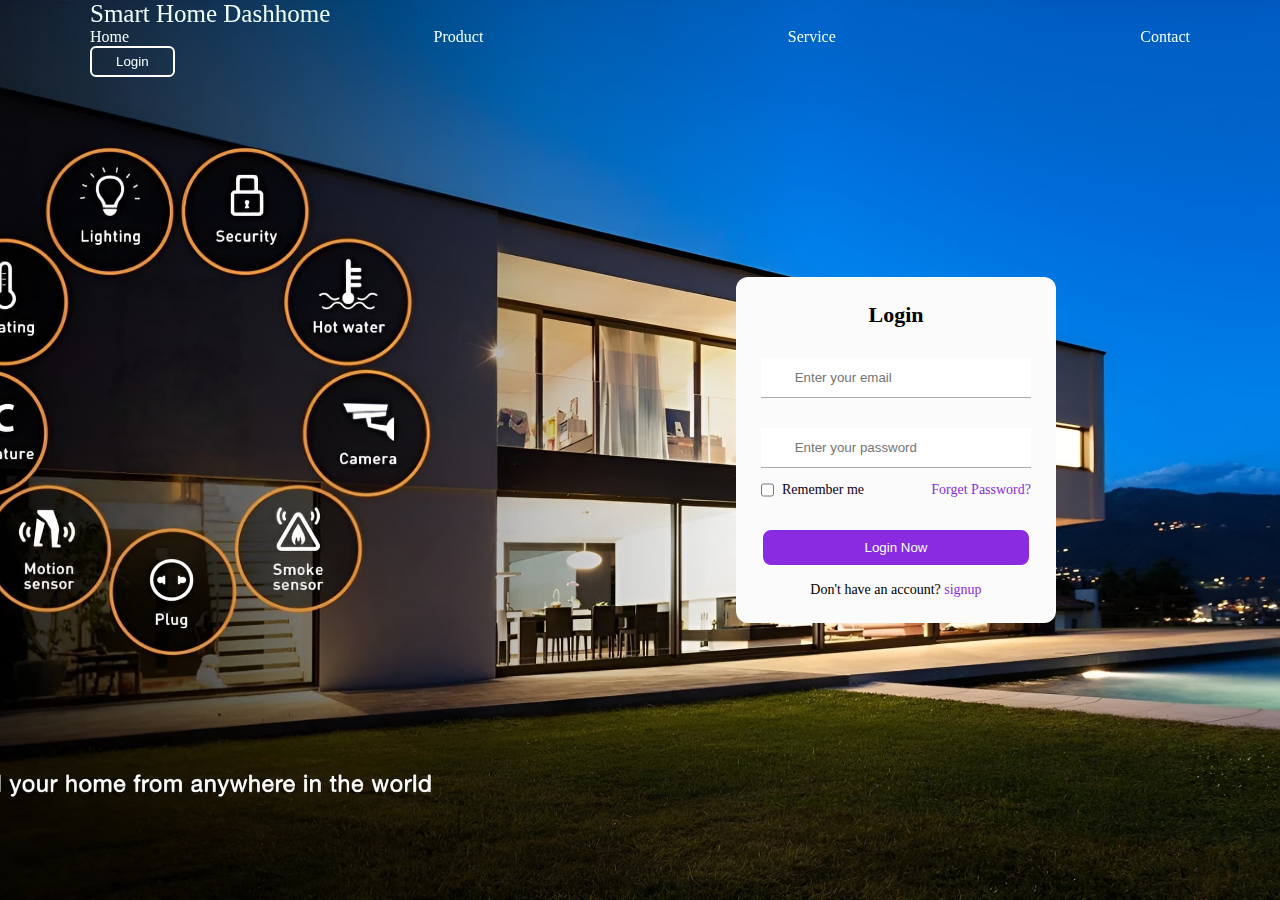
<file: homeloginpage.html>
<!DOCTYPE html>
<html lang="en">
<head>
    <meta charset="UTF-8">
    <meta name="viewport" content="width=device-width, initial-scale=1.0">
    <title>Smart Home Dashboard</title>
    <link rel="stylesheet" href="homeloginpage.css">
    <link rel="stylesheet" href="https://unicons.iconscout.com/release/v4.0.8/css/line.css">
</head>
<body>
    <header class="header">
        <nav class="nav">
            <a class="nav_logo">Smart Home Dashhome</a>
            <ul class="nav_items">
                <li class="nav_item">
                    <a href="" class="nav_link">Home</a>
                    <a href="" class="nav_link">Product</a>
                    <a href="" class="nav_link">Service</a>
                    <a href="" class="nav_link">Contact</a>
                </li>
            </ul>
            <ul>
                <button class="button" id="form-open" >Login</button>
            </ul>
        </nav>
    </header>
    <section class="home">
        <div class="form_container">
            <i class="uil uil-times form_close"></i>
            <div class="form login_form">
                <form action="#">
                    <h2>Login</h2>
                    
                    <div class="input_box">
                        <input type="email" placeholder=" Enter your email" required/>
                        <i class="uil uil-envelope-alt email"></i>
                    </div>
                    <div class="input_box">
                        <input type="password" placeholder=" Enter your password" required/>
                        <i class="uil uil-lock password"></i>
                        <i class="uil uil-eye-slash pw_hide"></i>
                    </div>
                    <div class="option_feild">
                        <span class="checkbox">
                            <input type="checkbox" id="check">
                            <label for="check">Remember me</label>
                        </span>
                        <a href="#" class="forget_pw">Forget Password?</a>
                    </div>
                    <button class="button" onclick="document.location='structure.html'">Login Now</button></a>
                    <div class="login_signup">Don't have an account? <a href="#" id="signup" onclick="document.location='homesigninpage.html'">signup</a></div>
                </form>               
            </div> 

            
    </section>
    
</body>
</html>
</file>
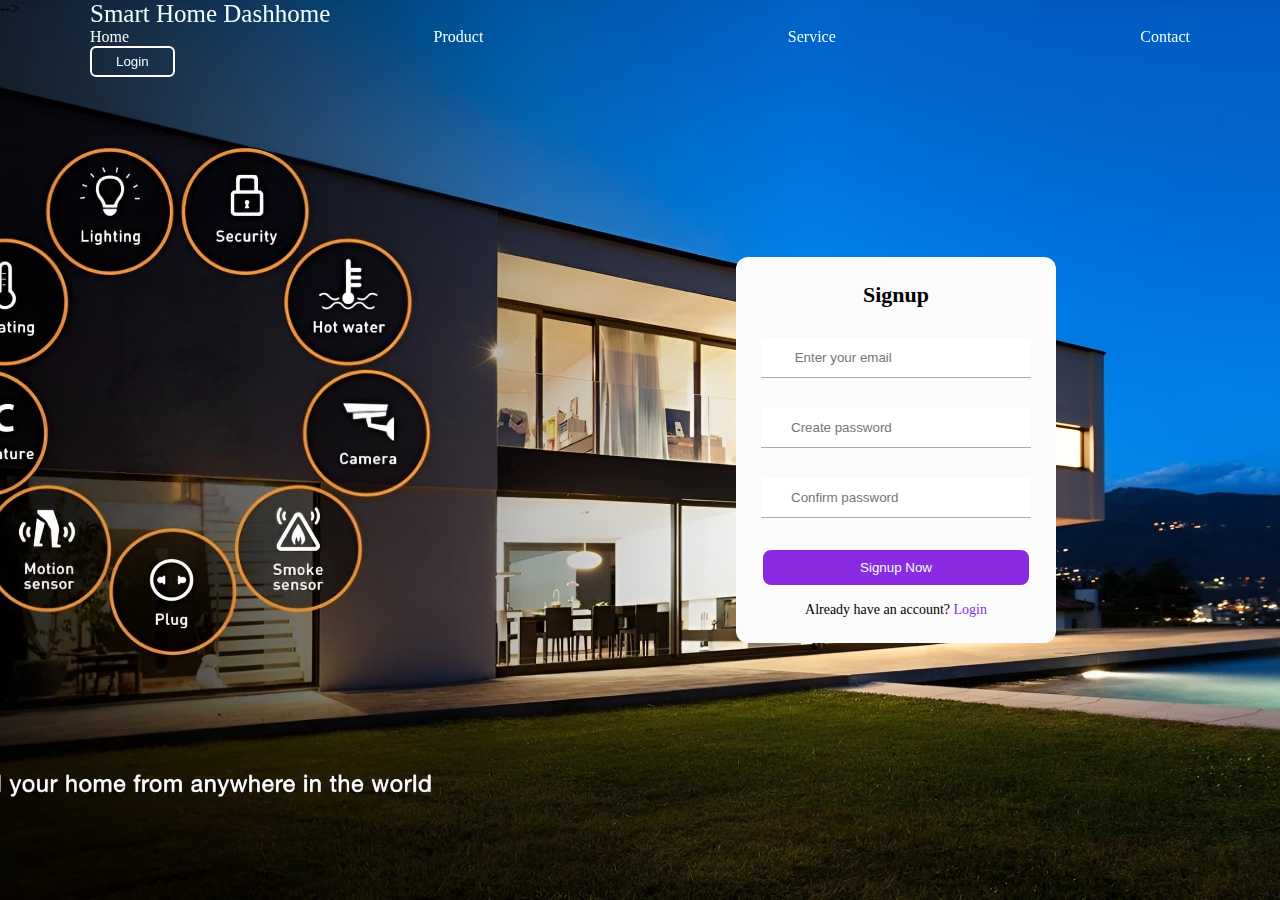
<file: homesigninpage.html>
<!DOCTYPE html>
<html lang="en">
<head>
    <meta charset="UTF-8">
    <meta name="viewport" content="width=device-width, initial-scale=1.0">
    <title>Smart Home Dashboard</title>
    <link rel="stylesheet" href="homeloginpage.css">
    <link rel="stylesheet" href="https://unicons.iconscout.com/release/v4.0.8/css/line.css">
</head>
<body>
    <header class="header">
        <nav class="nav">
            <a class="nav_logo">Smart Home Dashhome</a>
            <ul class="nav_items">
                <li class="nav_item">
                    <a href="" class="nav_link">Home</a>
                    <a href="" class="nav_link">Product</a>
                    <a href="" class="nav_link">Service</a>
                    <a href="" class="nav_link">Contact</a>
                </li>
            </ul>
            <ul>
                <button class="button" id="form-open" >Login</button>
            </ul>
        </nav>
    </header>
    <section class="home">
        <div class="form_container">
            <i class="uil uil-times form_close"></i>
            

            <!-- sign up  form -->
            <div class="form signup_form">
                <form action="#">
                    <h2>Signup</h2>
                    <div class="input_box">
                        <input type="email" placeholder=" Enter your email" required/>
                        <i class="uil uil-envelope-alt email"></i>
                    </div>
                    <div class="input_box">
                        <input type="password" placeholder="Create password" required/>
                        <i class="uil uil-lock password"></i>
                        <i class="uil uil-eye-slash pw_hide"></i>
                    </div>
                    <div class="input_box">
                        <input type="password" placeholder="Confirm password" required/>
                        <i class="uil uil-lock password"></i>
                        <i class="uil uil-eye-slash pw_hide"></i>
                    </div>
                    
                    <button class="button" onclick="document.location='structure.html'">Signup Now</button>
                    <div class="login_signup">Already have an account? <a href="#" id="Login">Login</a></div>
                </form>
            </div> 
        </div> -->
    </section>
    
</body>
</html>
</file>
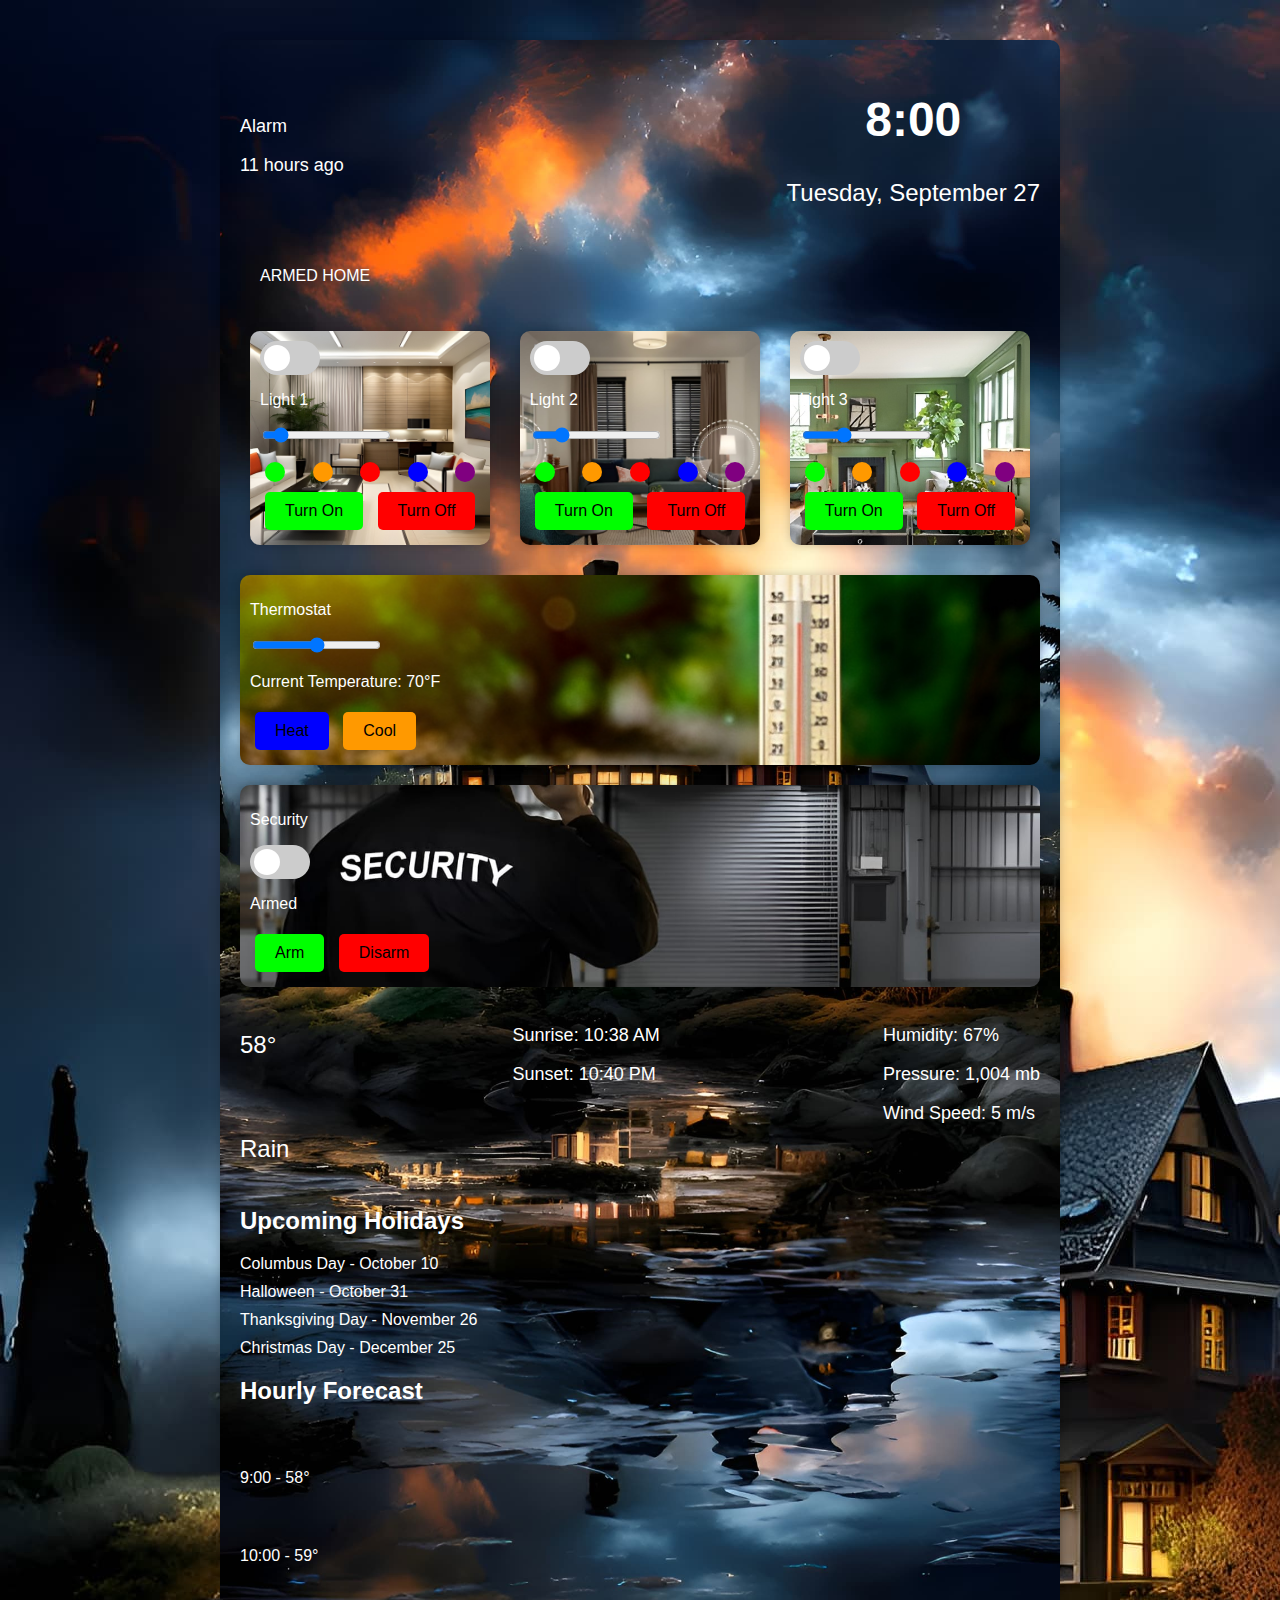
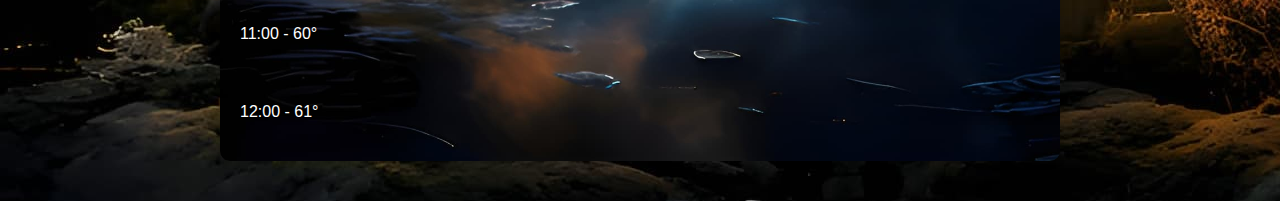
<file: structure.html>
<!DOCTYPE html>  
<html lang="en">  
<head>  
   <meta charset="UTF-8">  
   <meta name="viewport" content="width=device-width, initial-scale=1.0">  
   <title>Smart Home Dashboard</title>  
   <link rel="stylesheet" href="structure.css">  
</head>  
<body>  
   <div class="dashboard">  
      <div class="header">  
        <div class="alarm">  
           <p>Alarm</p>  
           <p>11 hours ago</p>  
        </div>  
        <div class="time-date">  
           <h1>8:00</h1>  
           <p>Tuesday, September 27</p>  
        </div>  
      </div>  
      <div class="armed-home">  
        <div class="icon">  
           <i class="fas fa-home"></i>  
        </div>  
        <p>ARMED HOME</p>  
      </div>  
      <div class="lights-control">  
        <div class="light-panel-1">  
           <label class="switch">  
              <input type="checkbox">  
              <span class="slider round"></span>  
           </label>  
           <p>Light 1</p>  
           <input type="range" min="0" max="100" value="10">  
           <div class="color-picker">  
              <div class="color green"></div>  
              <div class="color orange"></div>  
              <div class="color red"></div>  
              <div class="color blue"></div>  
              <div class="color purple"></div>  
           </div>  
           <button class="btn btn-green">Turn On</button>  
           <button class="btn btn-red">Turn Off</button>  
        </div>  
        <div class="light-panel-2">  
           <label class="switch">  
              <input type="checkbox">  
              <span class="slider round"></span>  
           </label>  
           <p>Light 2</p>  
           <input type="range" min="0" max="100" value="20">  
           <div class="color-picker">  
              <div class="color green"></div>  
              <div class="color orange"></div>  
              <div class="color red"></div>  
              <div class="color blue"></div>  
              <div class="color purple"></div>  
           </div>  
           <button class="btn btn-green">Turn On</button>  
           <button class="btn btn-red">Turn Off</button>  
        </div>  
        <div class="light-panel-3">  
           <label class="switch">  
              <input type="checkbox">  
              <span class="slider round"></span>  
           </label>  
           <p>Light 3</p>  
           <input type="range" min="0" max="100" value="30">  
           <div class="color-picker">  
              <div class="color green"></div>  
              <div class="color orange"></div>  
              <div class="color red"></div>  
              <div class="color blue"></div>  
              <div class="color purple"></div>  
           </div>  
           <button class="btn btn-green">Turn On</button>  
           <button class="btn btn-red">Turn Off</button>  
        </div>  
      </div>  
      <div class="thermostat-control">  
        <div class="thermostat-panel">  
           <p>Thermostat</p>  
           <input type="range" min="60" max="80" value="70">  
           <p>Current Temperature: 70°F</p>  
           <button class="btn btn-blue">Heat</button>  
           <button class="btn btn-orange">Cool</button>  
        </div>  
      </div>  
      <div class="security-control">  
        <div class="security-panel">  
           <p>Security</p>  
           <label class="switch">  
              <input type="checkbox">  
              <span class="slider round"></span>  
           </label>  
           <p>Armed</p>  
           <button class="btn btn-green">Arm</button>  
           <button class="btn btn-red">Disarm</button>  
        </div>  
      </div>  
      <div class="weather">  
        <div class="current-weather">  
           <p>58°</p>  
           <i class="fas fa-cloud-rain"></i>  
           <p>Rain</p>  
        </div>  
        <div class="sunrise-sunset">  
           <p>Sunrise: 10:38 AM</p>  
           <p>Sunset: 10:40 PM</p>  
        </div>  
        <div class="additional-weather">  
           <p>Humidity: 67%</p>  
           <p>Pressure: 1,004 mb</p>  
           <p>Wind Speed: 5 m/s</p>  
        </div>  
      </div>  
      <div class="holidays">  
        <h2>Upcoming Holidays</h2>  
        <ul>  
           <li>Columbus Day - October 10</li>  
           <li>Halloween - October 31</li>  
           <li>Thanksgiving Day - November 26</li>  
           <li>Christmas Day - December 25</li>  
        </ul>  
      </div>  
      <div class="hourly-forecast">  
        <h2>Hourly Forecast</h2>  
        <ul>  
           <li>  
              <i class="fas fa-cloud-rain"></i>  
              <p>9:00 - 58°</p>  
           </li>  
           <li>  
              <i class="fas fa-cloud-rain"></i>  
              <p>10:00 - 59°</p>  
           </li>  
           <li>  
              <i class="fas fa-cloud-rain"></i>  
              <p>11:00 - 60°</p>  
           </li>  
           <li>  
              <i class="fas fa-cloud-rain"></i>  
              <p>12:00 - 61°</p>  
           </li>  
        </ul>  
      </div>  
   </div>  
</body>  
</html>
</file>
<file: homeloginpage.css>
@import url("https://fonts.googleapis.com/css2?family=Poppins:wght@200;300;400;500;600;700&display=swap");



* { 
    margin: 0;
    padding: 0;
    box-sizing: border-box;
}
a {
    text-decoration: none;
}
.header{
    position: fixed;
    height: 40px;
    width: 100%;
    z-index: 100;
    padding: 0 20px;
} 
.nav {
    max-width: 1100px;
    width: 100%;
    margin: 0 auto ; 

}

.nav_item{
    display: flex;
    height: 100%;
    align-items: center;
    justify-content: space-between;
}
.nav_logo,
.nav_link,
.button{
    color: azure;
}
.nav_logo{
    font-size: 25px;
}
.nav_item{column-gap: 25px;
}
.nav_link:hover{
    color: aquamarine;
}
.button{
    padding: 6px 24px;
    border: 2px solid #fff;
    background: transparent;
    border-radius: 6px;
    cursor: pointer;
}
.button:active{
    transform: scale(0.98);
}


.home{
    position: relative;
    height: 100vh;
    width: 100%;
    background-image: url(homepage\ bg\ f.jpeg);
    background-size: cover;
    background-position: center;
}
.form_container{
    position: absolute;
    max-width: 320px;
    width: 100%;
    top: 50%;
    left: 70%;
    transform: translate(-50%,-50%);
    z-index: 101;
    background: #fbfbfc;
    padding: 25px;
    border-radius: 12px;
    box-shadow: rgba(0, 0, 0, 0.1);
}
.form_close{
    position: absolute;
    top: 10px;
    right: 20px;
    color: #000;
    font-size: 22px;
    opacity: 0.7;
    cursor: pointer;
}
.form_container h2{
    font-size: 22px;
    color: #000;
    text-align: center;
}
.input_box{
    position: relative;
    margin-top: 30px;
    width: 100%;
    height: 40px;
}
.input_box input{
    height: 100%;
    width: 100%;
    padding: 0 30px;
    color: #333;
    border: none;
    outline: none;
    border-bottom: 1.5px solid #aaaaaa;
    transition: all 0.2s ease;
}
.input_box input:focus~i.password,
.input_box input:focus~i.email{
    border-color: blueviolet;
}
.input_box i {
    position: absolute;
    top: 50%;
    transform: translate(-50%,-50%);
    font-size: 20px;
}
.input_box i.password,
.input_box i.email{
    left: 0;
    color: #aaaaaa;

}
.input_box i.pw_hide {
    right: 0;
    font-size: 18px;
}
.option_feild{
    margin-top: 14px;
    display: flex;
    align-items: center;
    justify-content: space-between;
}
.form_container a{
    color: blueviolet;
    font-size: 14px;
}
.form_container a:hover{
    text-decoration: underline;
     
}
.checkbox{
    display: flex;
    white-space: nowrap;
    column-gap: 8px;
}
.checkbox input{
    accent-color:blueviolet ;
}
.checkbox label{
    font-size: 14px;
    user-select: none;
    cursor: pointer;
    color: #0b0217;
}
.form_container .button{
    background: blueviolet;
    margin-top: 30px;
    width: 100%;
    padding: 10px 0;
    border-radius: 10px;
}
.login_signup{
    font-size: 14px;
    text-align: center;
    margin-top: 15px;
}
</file>
<file: structure.css>
body {  
    font-family: Arial, sans-serif;  
    background-color: #333;  
    color: #fff;  
    background-image: url(structre\ 2\ bg.jpeg);
 }  
   
 .dashboard {  
    max-width: 800px;  
    margin: 40px auto;  
    padding: 20px;  
    background-color: #444;  
    border-radius: 10px;  
    box-shadow: 0 0 10px rgba(0, 0, 0, 0.2);  
    background-image: url(structre\ 2\ bg.jpeg);
    background-size: cover;
    background-position: center;

 }  
   
 .header {  
    display: flex;  
    justify-content: space-between;  
    align-items: center;  
    margin-bottom: 20px;  
 }  
   
 .alarm {  
    font-size: 18px;  
    margin-right: 20px;  
 }  
   
 .time-date {  
    font-size: 24px;  
    text-align: center;  
 }  
   
 .armed-home {  
    display: flex;  
    align-items: center;  
    margin-bottom: 20px;  
 }  
   
 .icon {  
    font-size: 24px;  
    margin-right: 10px;  
 }  
   
 .lights-control {  
    display: flex;  
    flex-wrap: wrap;  
    justify-content: space-between;  
    margin-bottom: 20px;  
 }  
   
 .light-panel-1 {  
    margin: 10px;  
    padding: 10px;  
    background-color: #555; 
    background-image: url(icon1.jpeg);
    background-size: cover;
    background-position: center;
    border-radius: 10px;  
    box-shadow: 0 0 10px rgba(0, 0, 0, 0.2);  
 }  
 .light-panel-2 {  
   margin: 10px;  
   padding: 10px;  
   background-color: #555; 
   background-image: url(icon3.jpeg);
   background-size: cover;
   background-position: center;
   border-radius: 10px;  
   box-shadow: 0 0 10px rgba(0, 0, 0, 0.2);  
}  
.light-panel-3 {  
   margin: 10px;  
   padding: 10px;  
   background-color: #555; 
   background-image: url(icon2.jpeg);
   background-size: cover;
   background-position: center;
   border-radius: 10px;  
   box-shadow: 0 0 10px rgba(0, 0, 0, 0.2);  
}  
   
 .switch {  
    position: relative;  
    display: inline-block;  
    width: 60px;  
    height: 34px;  
 }  
   
 .slider {  
    position: absolute;  
    cursor: pointer;  
    top: 0;  
    left: 0;  
    right: 0;  
    bottom: 0;  
    background-color: #ccc;  
    transition: 0.4s;  
 }  
   
 .slider:before {  
    position: absolute;  
    content: "";  
    height: 26px;  
    width: 26px;  
    left: 4px;  
    bottom: 4px;  
    background-color: white;  
    transition: 0.4s;  
 }  
   
 input:checked + .slider {  
    background-color: #2196F3;  
 }  
   
 input:focus + .slider {  
    box-shadow: 0 0 1px #2196F3;  
 }  
   
 input:checked + .slider:before {  
    transform: translateX(26px);  
 }  
   
 .slider.round {  
    border-radius: 34px;  
 }  
   
 .slider.round:before {  
    border-radius: 50%;  
 }  
   
 .color-picker {  
    display: flex;  
    justify-content: space-between;  
    margin-top: 10px;  
 }  
   
 .color {  
    width: 20px;  
    height: 20px;  
    border-radius: 50%;  
    margin: 5px;  
 }  
   
 .green {  
    background-color: #0f0;  
 }  
   
 .orange {  
    background-color: #ff9900;  
 }  
   
 .red {  
    background-color: #f00;  
 }  
   
 .blue {  
    background-color: #00f;  
 }  
   
 .purple {  
    background-color: #800080;  
 }  
   
 .thermostat-control {  
    margin-bottom: 20px;  
 }  
   
 .thermostat-panel {  
    padding: 10px;  
    background-color: #555; 
    background-image: url(temp\ icon.jpeg);
    background-size: cover;
    background-position: center;
    border-radius: 10px;  
    box-shadow: 0 0 10px rgba(0, 0, 0, 0.2);  
 }  
   
 .security-control {  
    margin-bottom: 20px;  
 }  
   
 .security-panel {  
    padding: 10px;  
    background-color: #555;  
    background-image: url(security\ icon.jpeg);
    background-size: cover;
    background-position: center;
    border-radius: 10px;  
    box-shadow: 0 0 10px rgba(0, 0, 0, 0.2);  
 }  
   
 .weather {  
    display: flex;  
    flex-wrap: wrap;  
    justify-content: space-between;  
    margin-bottom: 20px;  
 }  
   
 .current-weather {  
    font-size: 24px;  
    margin-right: 20px;  
 }  
   
 .sunrise-sunset {  
    font-size: 18px;  
    margin-right: 20px;  
 }  
   
 .additional-weather {  
    font-size: 18px;  
 }  
   
 .holidays {  
    margin-bottom: 20px;  
 }  
   
 .hourly-forecast {  
    margin-bottom: 20px;  
 }  
   
 ul {  
    list-style: none;  
    padding: 0;  
    margin: 0;  
 }  
   
 li {  
    margin-bottom: 10px;  
 }  
   
 i {  
    font-size: 24px;  
    margin-right: 10px;  
 }  
   
 .btn {  
    padding: 10px 20px;  
    border: none;  
    border-radius: 5px;  
    cursor: pointer;  
    font-size: 16px;  
    margin: 5px;  
 }  
   
 .btn-green {  
    background-color: #0f0;  
 }  
   
 .btn-orange {  
    background-color: #ff9900;  
 }  
   
 .btn-red {  
    background-color: #f00;  
 }  
   
 .btn-blue {  
    background-color: #00f;  
 }  
   
 .btn-purple {  
    background-color: #800080;  
 }
</file>
